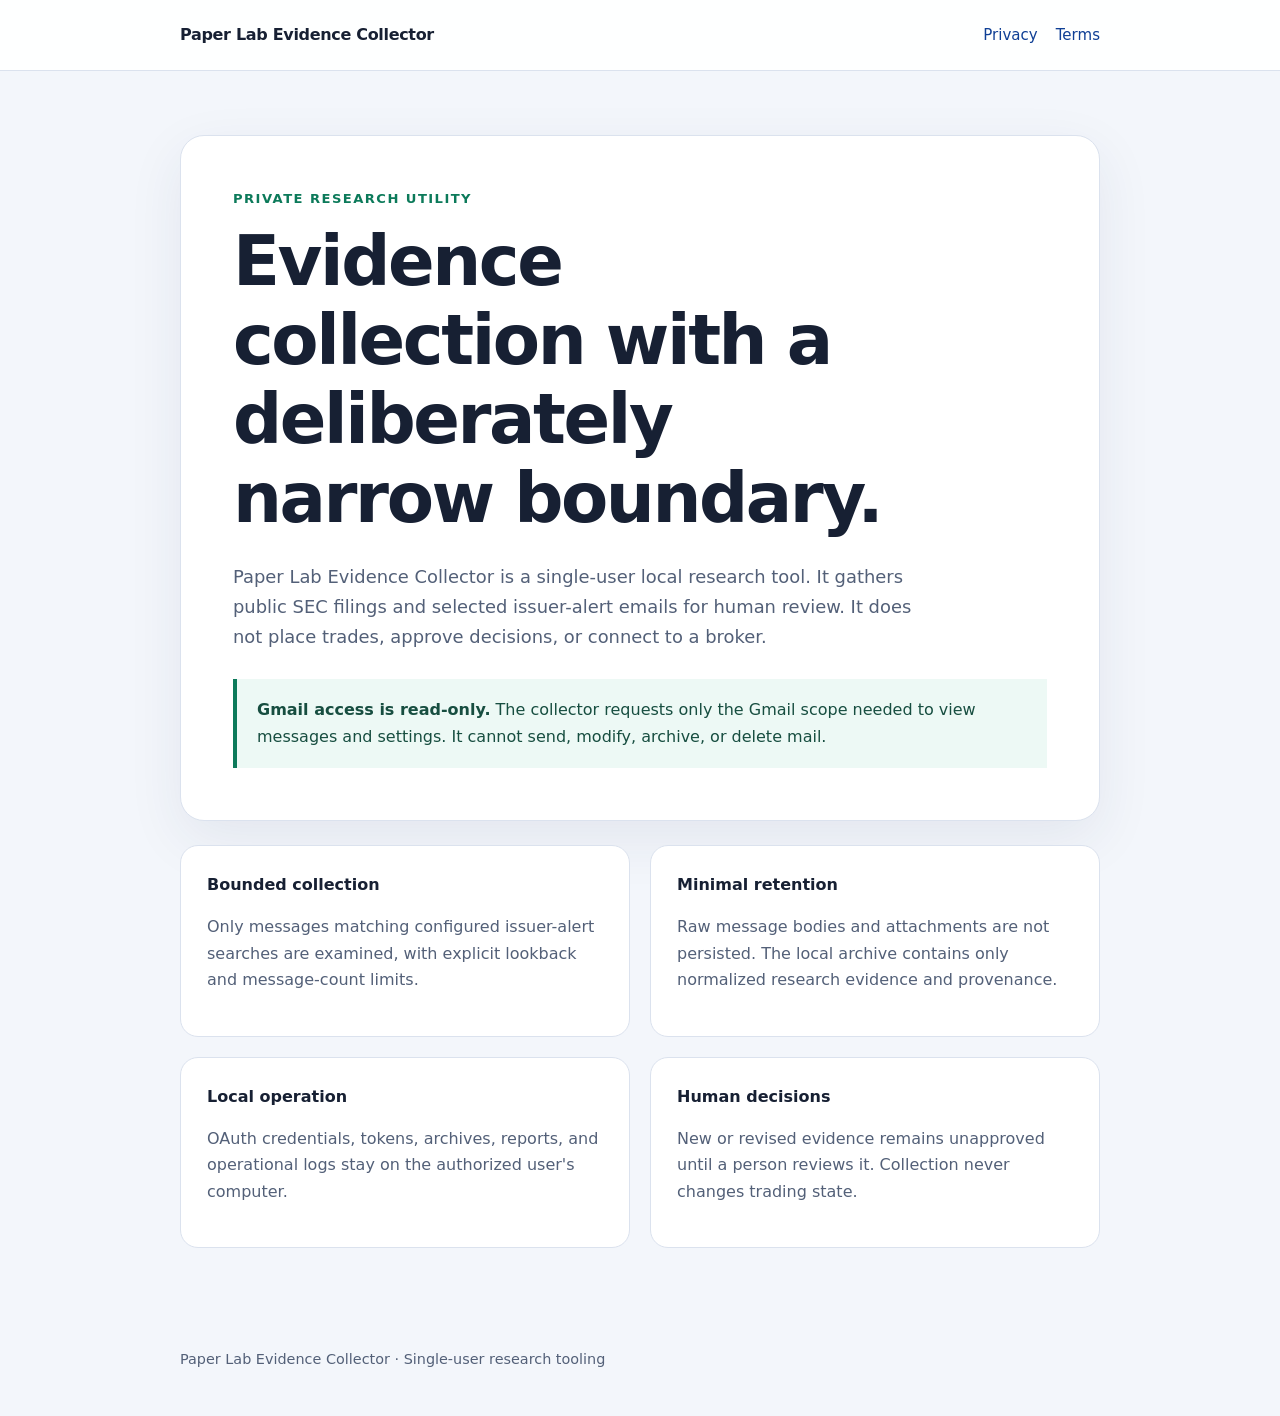
<file: index.html>
<!doctype html>
<html lang="en">
<head>
  <meta charset="utf-8">
  <meta name="viewport" content="width=device-width, initial-scale=1">
  <meta name="description" content="Paper Lab Evidence Collector: a private, read-only research evidence sidecar.">
  <title>Paper Lab Evidence Collector</title>
  <link rel="stylesheet" href="styles.css">
</head>
<body>
  <header>
    <nav class="shell" aria-label="Primary navigation">
      <a class="brand" href="index.html">Paper Lab Evidence Collector</a>
      <div class="links">
        <a href="privacy.html">Privacy</a>
        <a href="terms.html">Terms</a>
      </div>
    </nav>
  </header>
  <main class="shell">
    <section class="hero">
      <p class="eyebrow">Private research utility</p>
      <h1>Evidence collection with a deliberately narrow boundary.</h1>
      <p class="lede">Paper Lab Evidence Collector is a single-user local research tool. It gathers public SEC filings and selected issuer-alert emails for human review. It does not place trades, approve decisions, or connect to a broker.</p>
      <p class="notice"><strong>Gmail access is read-only.</strong> The collector requests only the Gmail scope needed to view messages and settings. It cannot send, modify, archive, or delete mail.</p>
    </section>
    <section class="grid" aria-label="Operating boundaries">
      <article class="card">
        <strong>Bounded collection</strong>
        <p>Only messages matching configured issuer-alert searches are examined, with explicit lookback and message-count limits.</p>
      </article>
      <article class="card">
        <strong>Minimal retention</strong>
        <p>Raw message bodies and attachments are not persisted. The local archive contains only normalized research evidence and provenance.</p>
      </article>
      <article class="card">
        <strong>Local operation</strong>
        <p>OAuth credentials, tokens, archives, reports, and operational logs stay on the authorized user's computer.</p>
      </article>
      <article class="card">
        <strong>Human decisions</strong>
        <p>New or revised evidence remains unapproved until a person reviews it. Collection never changes trading state.</p>
      </article>
    </section>
  </main>
  <footer class="shell">Paper Lab Evidence Collector · Single-user research tooling</footer>
</body>
</html>
</file>
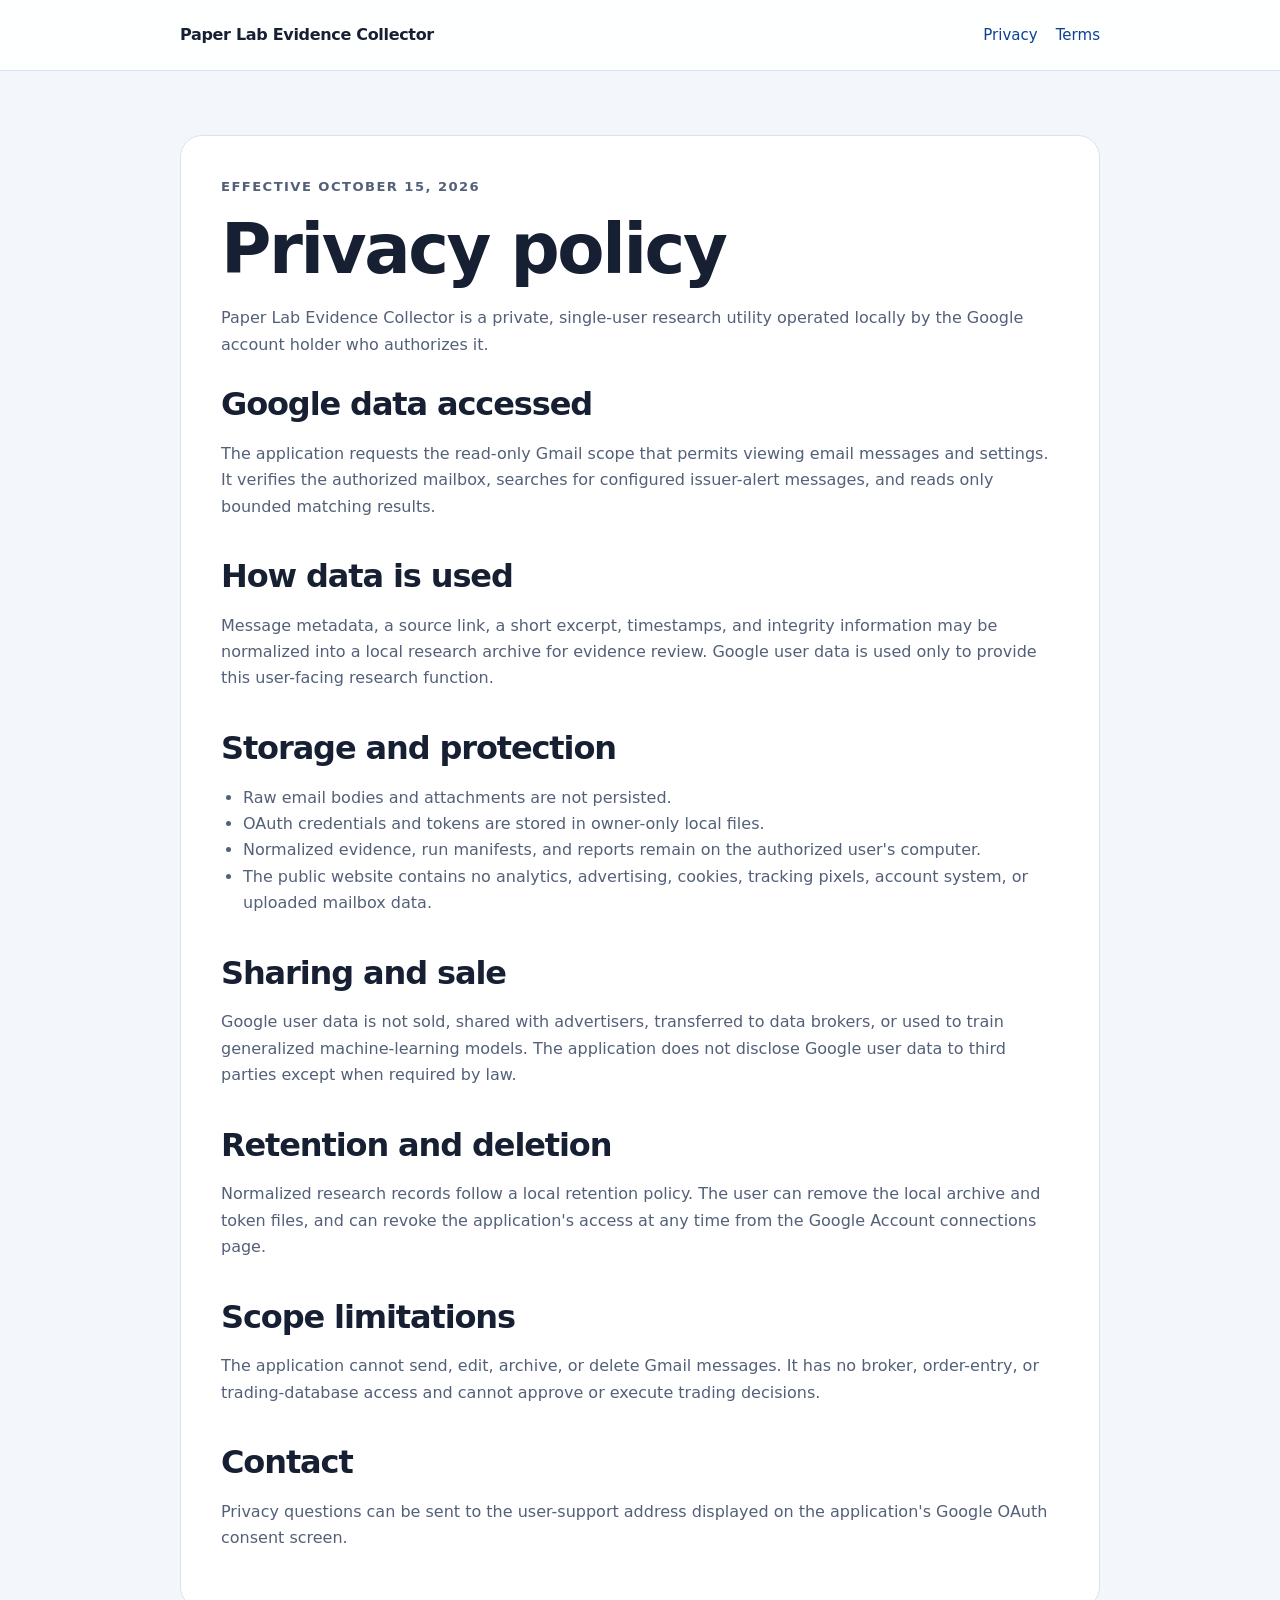
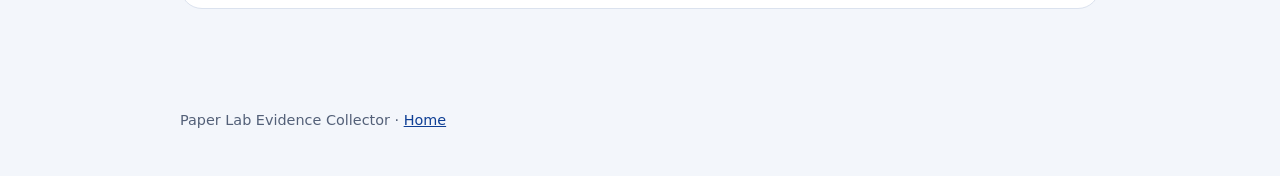
<file: privacy.html>
<!doctype html>
<html lang="en">
<head>
  <meta charset="utf-8">
  <meta name="viewport" content="width=device-width, initial-scale=1">
  <meta name="description" content="Privacy policy for Paper Lab Evidence Collector.">
  <title>Privacy · Paper Lab Evidence Collector</title>
  <link rel="stylesheet" href="styles.css">
</head>
<body>
  <header>
    <nav class="shell" aria-label="Primary navigation">
      <a class="brand" href="index.html">Paper Lab Evidence Collector</a>
      <div class="links">
        <a aria-current="page" href="privacy.html">Privacy</a>
        <a href="terms.html">Terms</a>
      </div>
    </nav>
  </header>
  <main class="shell">
    <article class="policy">
      <p class="eyebrow">Effective October 15, 2026</p>
      <h1>Privacy policy</h1>
      <p>Paper Lab Evidence Collector is a private, single-user research utility operated locally by the Google account holder who authorizes it.</p>

      <h2>Google data accessed</h2>
      <p>The application requests the read-only Gmail scope that permits viewing email messages and settings. It verifies the authorized mailbox, searches for configured issuer-alert messages, and reads only bounded matching results.</p>

      <h2>How data is used</h2>
      <p>Message metadata, a source link, a short excerpt, timestamps, and integrity information may be normalized into a local research archive for evidence review. Google user data is used only to provide this user-facing research function.</p>

      <h2>Storage and protection</h2>
      <ul>
        <li>Raw email bodies and attachments are not persisted.</li>
        <li>OAuth credentials and tokens are stored in owner-only local files.</li>
        <li>Normalized evidence, run manifests, and reports remain on the authorized user's computer.</li>
        <li>The public website contains no analytics, advertising, cookies, tracking pixels, account system, or uploaded mailbox data.</li>
      </ul>

      <h2>Sharing and sale</h2>
      <p>Google user data is not sold, shared with advertisers, transferred to data brokers, or used to train generalized machine-learning models. The application does not disclose Google user data to third parties except when required by law.</p>

      <h2>Retention and deletion</h2>
      <p>Normalized research records follow a local retention policy. The user can remove the local archive and token files, and can revoke the application's access at any time from the Google Account connections page.</p>

      <h2>Scope limitations</h2>
      <p>The application cannot send, edit, archive, or delete Gmail messages. It has no broker, order-entry, or trading-database access and cannot approve or execute trading decisions.</p>

      <h2>Contact</h2>
      <p>Privacy questions can be sent to the user-support address displayed on the application's Google OAuth consent screen.</p>
    </article>
  </main>
  <footer class="shell">Paper Lab Evidence Collector · <a href="index.html">Home</a></footer>
</body>
</html>
</file>
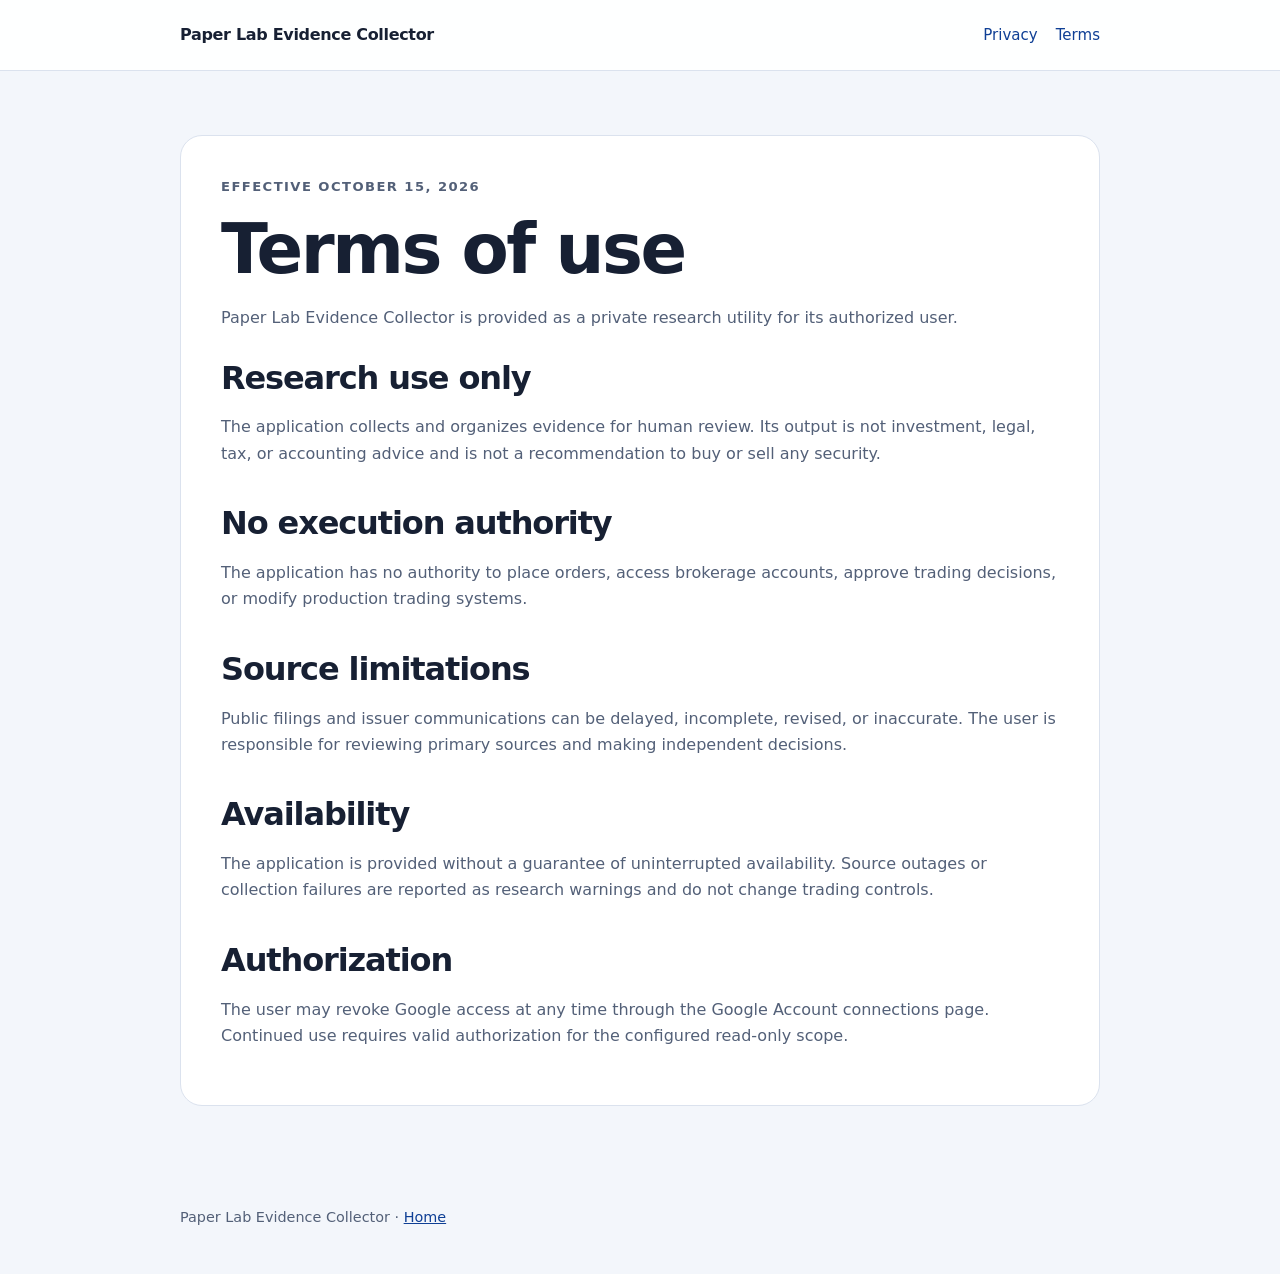
<file: terms.html>
<!doctype html>
<html lang="en">
<head>
  <meta charset="utf-8">
  <meta name="viewport" content="width=device-width, initial-scale=1">
  <meta name="description" content="Terms of use for Paper Lab Evidence Collector.">
  <title>Terms · Paper Lab Evidence Collector</title>
  <link rel="stylesheet" href="styles.css">
</head>
<body>
  <header>
    <nav class="shell" aria-label="Primary navigation">
      <a class="brand" href="index.html">Paper Lab Evidence Collector</a>
      <div class="links">
        <a href="privacy.html">Privacy</a>
        <a aria-current="page" href="terms.html">Terms</a>
      </div>
    </nav>
  </header>
  <main class="shell">
    <article class="policy">
      <p class="eyebrow">Effective October 15, 2026</p>
      <h1>Terms of use</h1>
      <p>Paper Lab Evidence Collector is provided as a private research utility for its authorized user.</p>

      <h2>Research use only</h2>
      <p>The application collects and organizes evidence for human review. Its output is not investment, legal, tax, or accounting advice and is not a recommendation to buy or sell any security.</p>

      <h2>No execution authority</h2>
      <p>The application has no authority to place orders, access brokerage accounts, approve trading decisions, or modify production trading systems.</p>

      <h2>Source limitations</h2>
      <p>Public filings and issuer communications can be delayed, incomplete, revised, or inaccurate. The user is responsible for reviewing primary sources and making independent decisions.</p>

      <h2>Availability</h2>
      <p>The application is provided without a guarantee of uninterrupted availability. Source outages or collection failures are reported as research warnings and do not change trading controls.</p>

      <h2>Authorization</h2>
      <p>The user may revoke Google access at any time through the Google Account connections page. Continued use requires valid authorization for the configured read-only scope.</p>
    </article>
  </main>
  <footer class="shell">Paper Lab Evidence Collector · <a href="index.html">Home</a></footer>
</body>
</html>
</file>
<file: styles.css>
:root {
  color-scheme: light;
  --ink: #172033;
  --muted: #536078;
  --line: #dbe2ee;
  --paper: #ffffff;
  --wash: #f3f6fb;
  --accent: #175cd3;
  --accent-dark: #0f3f95;
  --safe: #0c7a5a;
  font-family: Inter, ui-sans-serif, system-ui, -apple-system, BlinkMacSystemFont, "Segoe UI", sans-serif;
}

* { box-sizing: border-box; }

body {
  margin: 0;
  background: var(--wash);
  color: var(--ink);
  line-height: 1.65;
}

a { color: var(--accent-dark); }
a:hover { color: var(--accent); }

.shell {
  width: min(920px, calc(100% - 40px));
  margin: 0 auto;
}

header {
  padding: 22px 0;
  border-bottom: 1px solid var(--line);
  background: rgba(255, 255, 255, 0.96);
}

nav {
  display: flex;
  align-items: center;
  justify-content: space-between;
  gap: 24px;
}

.brand {
  color: var(--ink);
  font-weight: 750;
  letter-spacing: -0.02em;
  text-decoration: none;
}

.links { display: flex; gap: 18px; }
.links a { font-size: 0.94rem; text-decoration: none; }

main { padding: 64px 0 72px; }

.hero {
  padding: 52px;
  border: 1px solid var(--line);
  border-radius: 24px;
  background: var(--paper);
  box-shadow: 0 18px 55px rgba(32, 52, 86, 0.08);
}

.eyebrow {
  margin: 0 0 12px;
  color: var(--safe);
  font-size: 0.82rem;
  font-weight: 800;
  letter-spacing: 0.11em;
  text-transform: uppercase;
}

h1, h2 { line-height: 1.15; letter-spacing: -0.035em; }
h1 { max-width: 700px; margin: 0; font-size: clamp(2.3rem, 6vw, 4.3rem); }
h2 { margin: 0 0 18px; font-size: clamp(1.45rem, 3vw, 2rem); }

.lede {
  max-width: 700px;
  margin: 24px 0 0;
  color: var(--muted);
  font-size: 1.12rem;
}

.grid {
  display: grid;
  grid-template-columns: repeat(2, minmax(0, 1fr));
  gap: 20px;
  margin-top: 24px;
}

.card {
  padding: 26px;
  border: 1px solid var(--line);
  border-radius: 18px;
  background: var(--paper);
}

.card strong { display: block; margin-bottom: 8px; }
.card p, .policy p, .policy li { color: var(--muted); }

.policy {
  padding: 40px;
  border: 1px solid var(--line);
  border-radius: 22px;
  background: var(--paper);
}

.policy h2 { margin-top: 38px; }
.policy h2:first-of-type { margin-top: 28px; }
.policy ul { padding-left: 22px; }

.notice {
  margin: 28px 0 0;
  padding: 18px 20px;
  border-left: 4px solid var(--safe);
  background: #edf9f5;
  color: #174e40;
}

footer {
  padding: 28px 0 44px;
  color: var(--muted);
  font-size: 0.9rem;
}

@media (max-width: 680px) {
  .shell { width: min(100% - 24px, 920px); }
  .hero, .policy { padding: 28px 22px; border-radius: 18px; }
  .grid { grid-template-columns: 1fr; }
  nav { align-items: flex-start; flex-direction: column; gap: 10px; }
}
</file>
